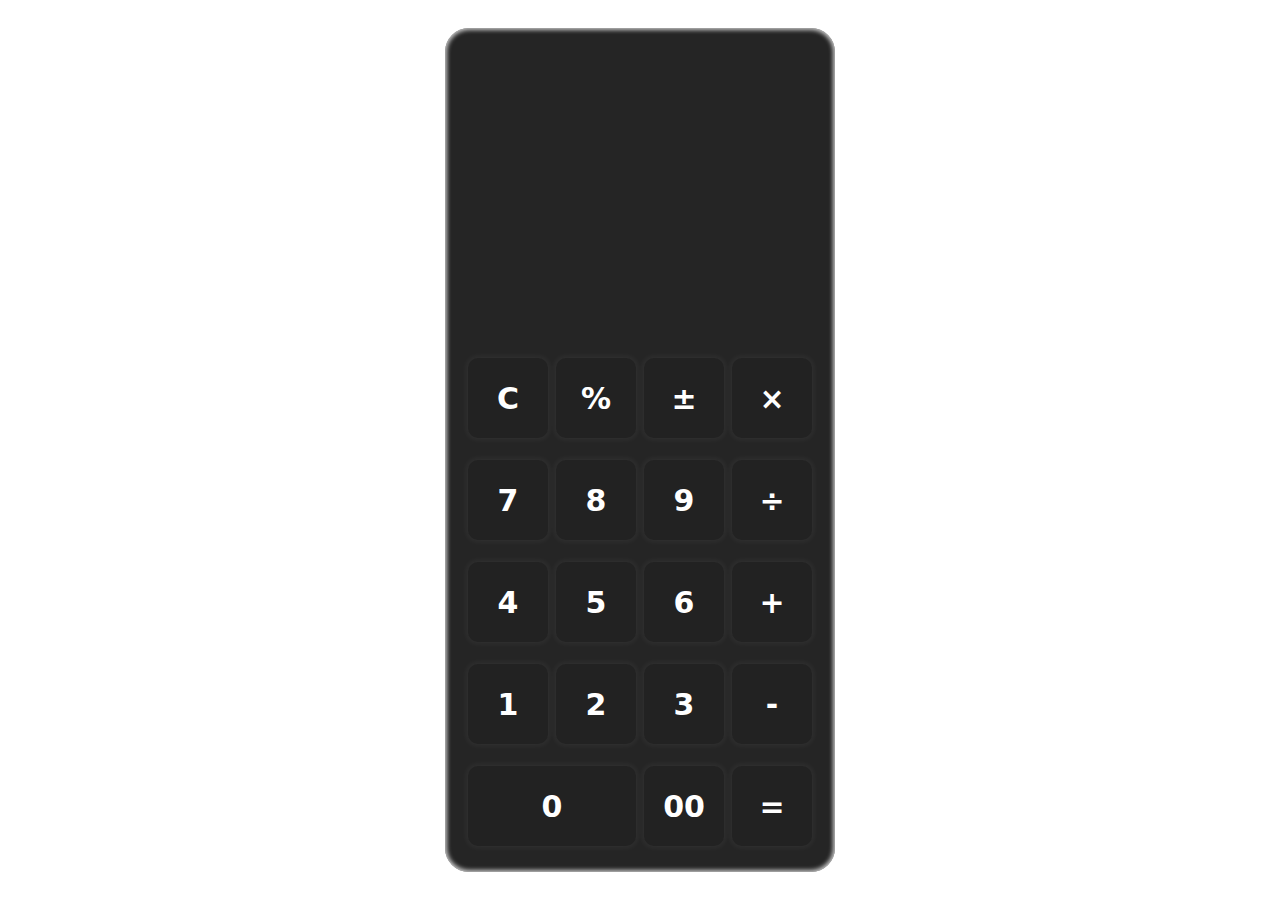
<file: yt-calculator/index.html>
<!DOCTYPE html>
<html lang="en">
  <head>
    <meta charset="UTF-8" />
    <meta http-equiv="X-UA-Compatible" content="IE=edge" />
    <meta name="viewport" content="width=device-width, initial-scale=1.0" />
    <link rel="stylesheet" href="app.css" />
    <title>youtube tutorial</title>
  </head>
  <body>

    
<div class="body-container">

    <div class="cal-grid">
      <input type="text" id="display" class="display-el" disabled>
      <button id="clear" value="" class="btn">C</button>

      <button value="%" class="btn">%</button>

      <button value="" class="btn">&plusmn;</button>
      <button value="*" class="btn">&times;</button>

      <button value="7" class="btn">7</button>
      <button value="8" class="btn">8</button>
      <button value="9" class="btn">9</button>
      
      <button value="/" class="btn">&divide;</button>
      
      <button value="4" class="btn">4</button>
      <button value="5" class="btn">5</button>
      <button value="6" class="btn">6</button>

      <button value="+" class="btn">+</button>

      <button value="1" class="btn">1</button>
      <button value="2" class="btn">2</button>
      <button value="3" class="btn">3</button>
      <button value="-" class="btn">-</button>
      <button value="0" id="span-btn" class="btn">0</button>
      <button value="00" class="btn">00</button>
      
      <button id="equal" value="" class="btn">=</button>
      

      </div>
    </div>
    <script src="app.js"></script>
  </body>
</html>
</file>
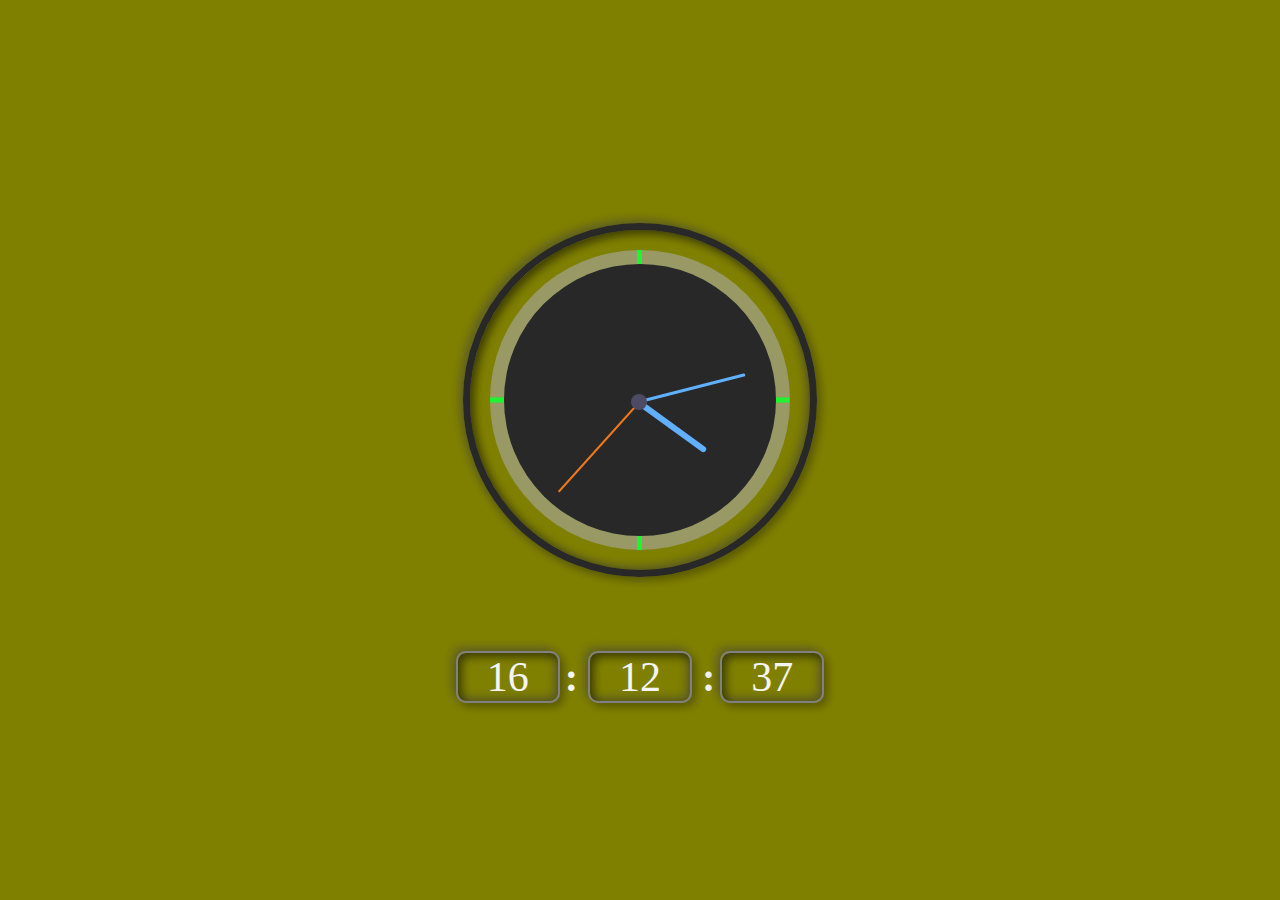
<file: yt-clock/index.html>
<!DOCTYPE html>
<html lang="en">
  <head>
    <meta charset="UTF-8" />
    <meta http-equiv="X-UA-Compatible" content="IE=edge" />
    <meta name="viewport" content="width=device-width, initial-scale=1.0" />
    <link rel="stylesheet" type="text/css" href="style.css" />
    <title>Clock</title>
  </head>
  <body>
    <div class="clock">
      <div class="inner-clock-face">
        <div id="hour-hand" class="hand hour-hand"></div>
        <div id="min-hand" class="hand min-hand"></div>
        <div id="second-hand" class="hand second-hand"></div>
      </div>

      <div class="outer-clock-face"></div>

      <div class="marking marking-one"></div>
      <div class="marking marking-two"></div>
      <div class="marking marking-three"></div>
      <div class="marking marking-four"></div>
    </div>

    <div class="digital">
      <div class="hourbox"><span></span></div>
      <h1>:</h1>
      <div class="minbox"><span></span></div>
      <h1>:</h1>
      <div class="secbox"><span></span></div>
    </div>

    <script src="index.js"></script>
  </body>
</html>
</file>
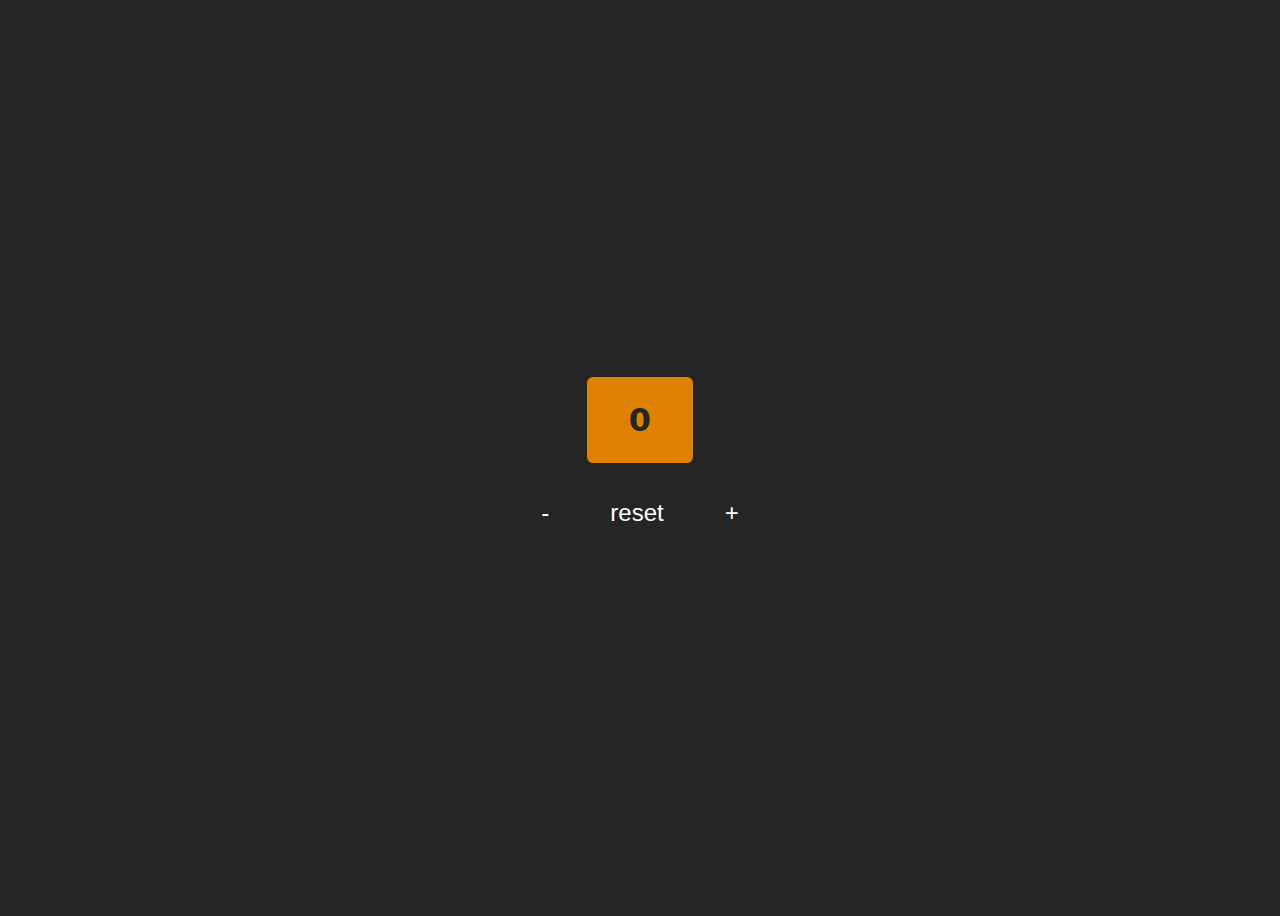
<file: yt-CounterApp/index.html>
<!DOCTYPE html>
<html lang="en">
  <head>
    <meta charset="UTF-8" />
    <meta http-equiv="X-UA-Compatible" content="IE=edge" />
    <meta name="viewport" content="width=device-width, initial-scale=1.0" />
    <link rel="stylesheet" href="index.css" />
    <title>Counter</title>
  </head>
  <body>
    <div class="body-el">
      <!-- display container -->
      <section class="container">
        <div class="display-el">0</div>
      </section>

      <section class="container-el">
        <button id="dec-btn">-</button>
        <button id="res-btn" onclick="resetBtn()">reset</button>
        <button id="in-btn">+</button>
      </section>
    </div>

    <script src="app.js"></script>
  </body>
</html>
</file>
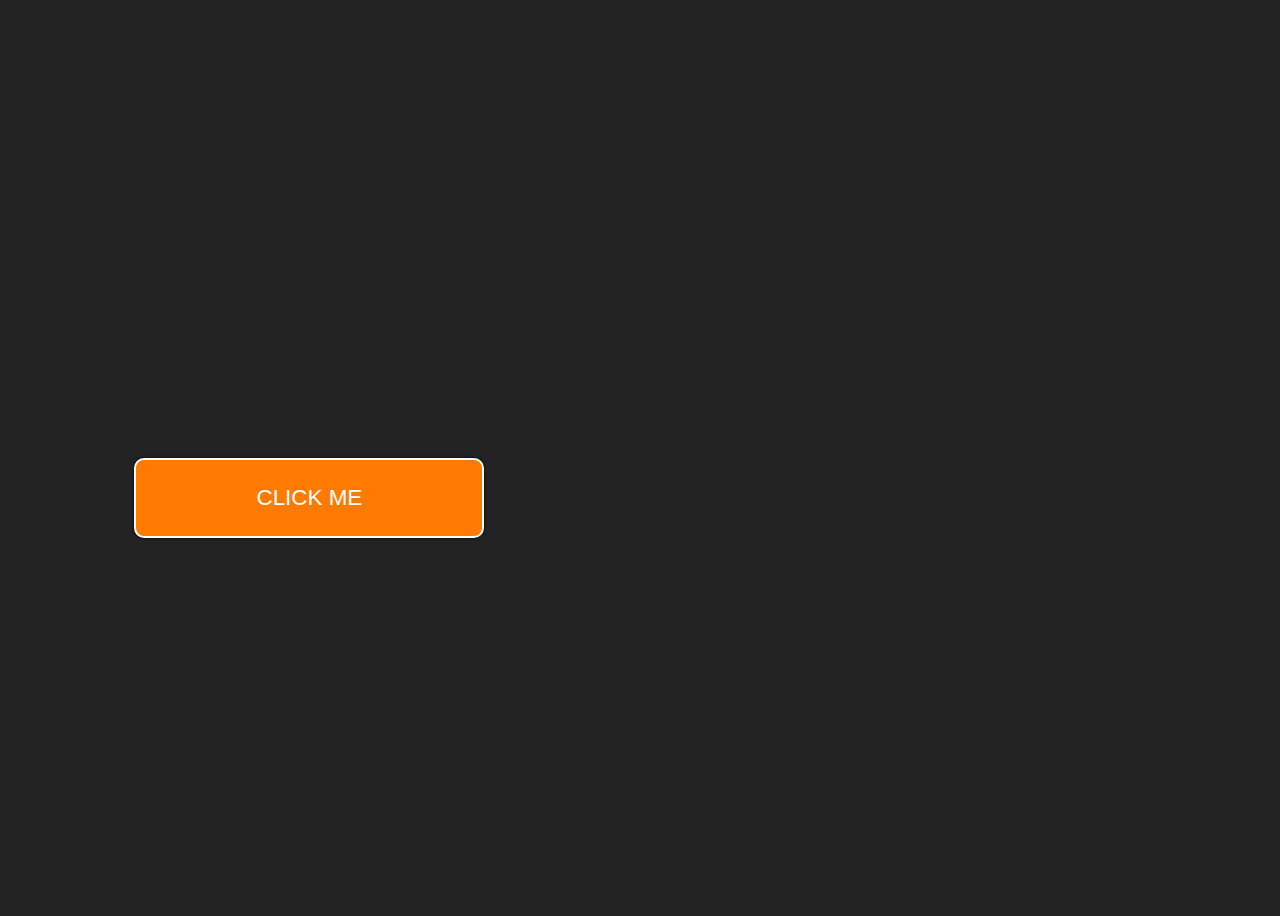
<file: yt-modal/index.html>
<!DOCTYPE html>
<html lang="en">
<head>
    <meta charset="UTF-8">
    <meta http-equiv="X-UA-Compatible" content="IE=edge">
    <meta name="viewport" content="width=device-width, initial-scale=1.0">
    <link rel="stylesheet" href="app.css">
    <title>Modal</title>
</head>
<body>
    
    <!-- for modal opener -->

    <button id="open-btn">CLICK ME</button>

    <!-- for pop up card or modal -->

    <div id="modal-container">
        <div id="modal">
            <p>I am modal</p>
            <button id="close-btn">&times;</button>
        </div>
    </div>

    <!-- for javascript -->

    <script src="app.js"></script>
</body>
</html>
</file>
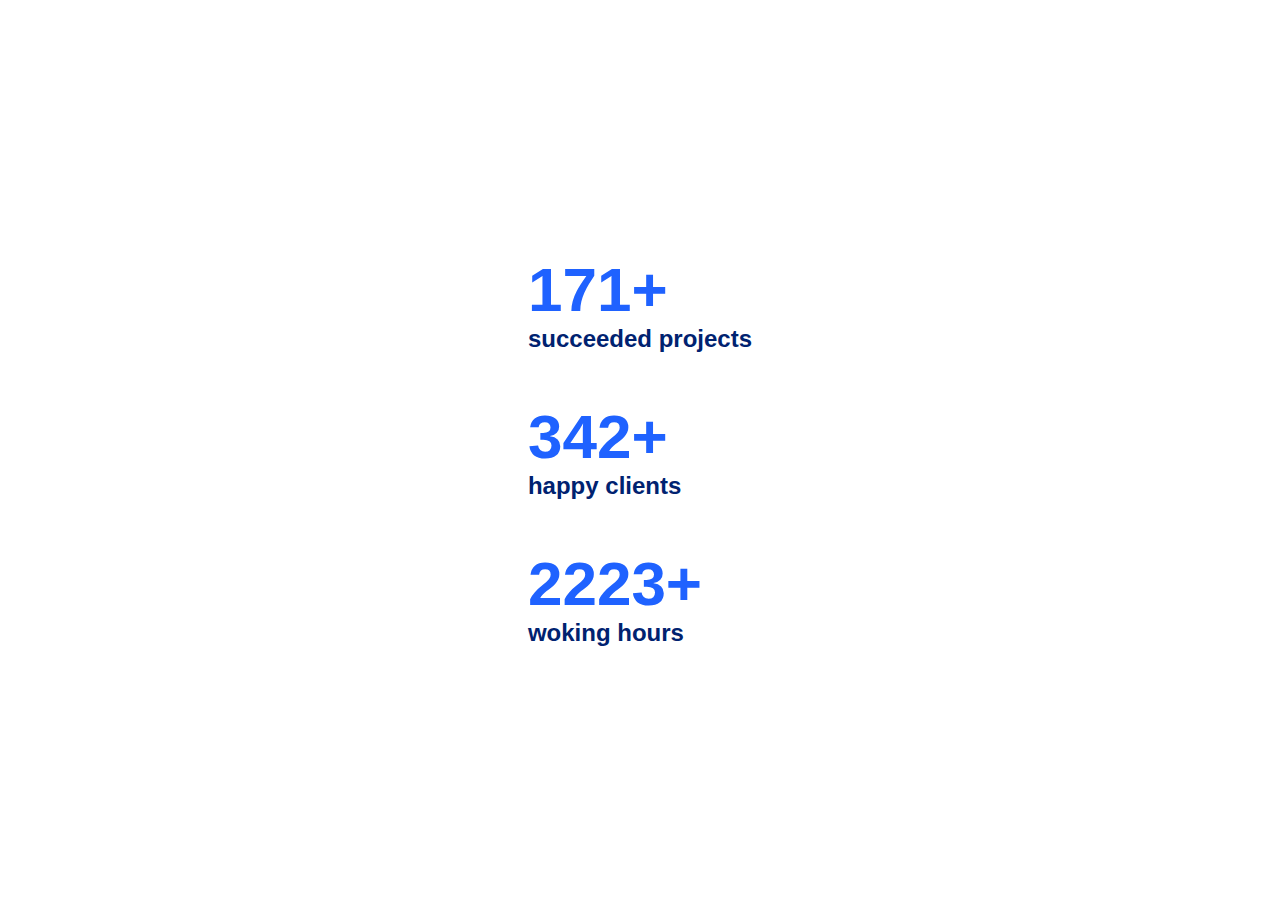
<file: yt-NumbersFastGrow/index.html>
<!DOCTYPE html>
<html lang="en">
<head>
    <meta charset="UTF-8">
    <meta http-equiv="X-UA-Compatible" content="IE=edge">
    <meta name="viewport" content="width=device-width, initial-scale=1.0">
    <link href='app.css' rel="stylesheet" />
    <title>Numbers</title>

</head>
<body>
    
        <div>
            <article class="container">
                <span class="number" data-value="500">500+</span>
                <p>succeeded projects</p>
            </article>

            <article class="container">
                <span class="number" data-value="1500">1500+</span>
                <p>happy clients</p>
            </article>

            <article class="container">
                <span class="number" data-value="12500">12500+</span>
                <p>woking hours</p>
            </article>
        </div>
    
<script src="app.js"></script>

</body>
</html>
</file>
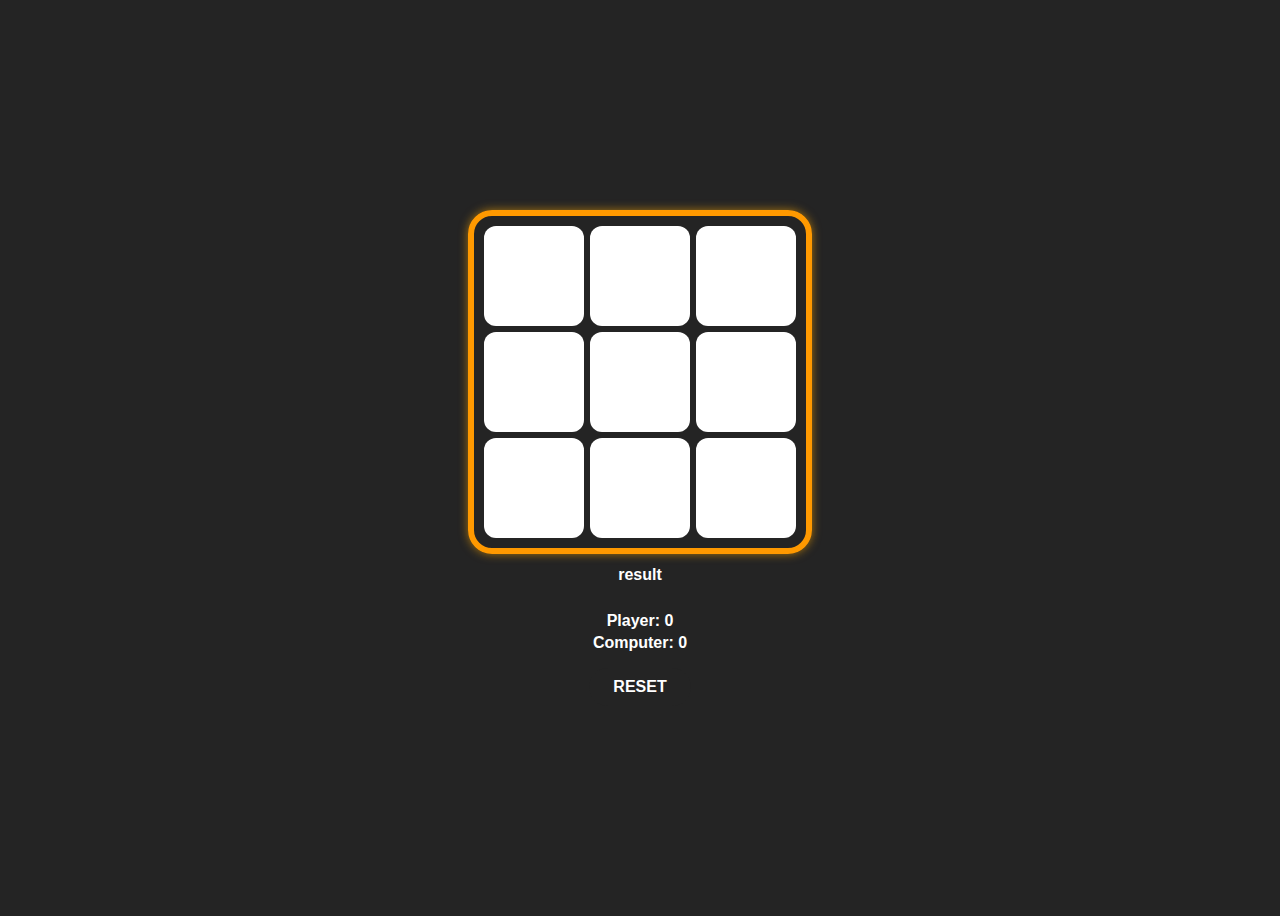
<file: yt-tic-tac-toe/index.html>
<!DOCTYPE html>
<html lang="en">
<head>
    <meta charset="UTF-8">
    <meta http-equiv="X-UA-Compatible" content="IE=edge">
    <meta name="viewport" content="width=device-width, initial-scale=1.0">
    <link rel="stylesheet" href="style.css">
    <title>tic-tac-toe</title>
</head>
<body>
    <div class="container">
        <div id="tic-tac-toe">
            <div class="cell"></div>
            <div class="cell"></div>
            <div class="cell"></div>
            <div class="cell"></div>
            <div class="cell"></div>
            <div class="cell"></div>
            <div class="cell"></div>
            <div class="cell"></div>
            <div class="cell"></div>
        </div>
        <div class="results">result</div>
        <div class="score">
            <div>Player: <span id="player-score">0</span></div>
            <div>Computer: <span id="computer-score">0</span></div>
        </div>
        <button onclick="reset()">reset</button>
    </div>

   

      
<script src="app.js"></script>  
</body>
</html>
</file>
<file: yt-calculator/app.css>
*, *::before, *::after {
    box-sizing: border-box;
    font-family: system-ui, -apple-system, BlinkMacSystemFont, 'Segoe UI', Roboto, Oxygen, Ubuntu, Cantarell, 'Open Sans', 'Helvetica Neue', sans-serif;
    font-weight: 600;
    color: #fff;
    
}

body {
    margin: 0;
    padding: 0;
    background: #fff;
}


.body-container{ 
    display: flex;
    justify-content: center;
    align-items: center;
    min-height: 100vh;
    border: 2px solid white ; 
    box-shadow: 0px 0px 16px 2px rgba(0,0,0,0.75);
    
}

.cal-grid{
    display: grid;
    justify-content: center;
    align-items: center;
    grid-template-columns: repeat(4, 80px); 
    grid-template-rows: minmax(120px, auto) repeat(5, 100px); 
    gap: 2px 8px;
    padding: 16px;
    height: 844px;
    width: 390px;
    border-radius: 24px;
    background-color: #252525;
    
    box-shadow: 0px 0px 6px 2px rgba(0,0,0,0.8);
    box-shadow: inset 0px 0px 4px 2px rgba(255,255,255,0.75);

}

.cal-grid > button {
    cursor: pointer;
    font-size: 30px;
    border: none ;
    border-radius: 10px;
    background: #222;
    transition: all .3s;
    box-shadow: 0px 0px 6px 1px rgba(255,255,255,0.07);
}

.cal-grid >button:hover{
    background-color: #252525;
}

.btn{
    height: 80px;
    width: 80px;
}

button:active{
    color: #ffa200;
    transition: box-shadow .1s ease;
 border-radius: 9px;
 background: #212121;
 box-shadow: inset -5px 5px 10px #191919,
              inset 5px -5px 10px #292929;
}

.display-el{
    grid-column: span 4;
    display: flex;
    align-items: flex-end;
    justify-content: space-around;
    flex-direction: column;
    padding: 10px;
    word-wrap: break-all;
    word-wrap: break-word;
    border: none;
    background: none;
    font-size: 56px;
     
}

#span-btn{
    width: 100%;
    grid-column: span 2;
}
</file>
<file: yt-clock/style.css>
html {
  background: #808000;
  text-align: center;
  font-size: 10px;
}

body {
  margin: 0;
  font-size: 2rem;
  display: flex;
  flex: 1;
  min-height: 100vh;
  align-items: center;
  flex-direction: column;
  justify-content: center;
}

.clock {
  width: 30rem;
  height: 30rem;
  position: relative;
  padding: 2rem;
  border: 7px solid #282828;
  box-shadow: -4px -4px 10px rgba(67, 67, 67, 0.5),
    inset 4px 4px 10px rgba(0, 0, 0, 0.5),
    inset -4px -4px 10px rgba(67, 67, 67, 0.5), 4px 4px 10px rgba(0, 0, 0, 0.3);
  border-radius: 50%;
  margin: 50px auto;
}

.outer-clock-face {
  position: relative;
  background: #999966;
  overflow: hidden;
  width: 100%;
  height: 100%;
  border-radius: 100%;
}

.outer-clock-face::after {
  -webkit-transform: rotate(90deg);
  -moz-transform: rotate(90deg);
  transform: rotate(90deg);
}

.outer-clock-face::after,
.outer-clock-face::before,
.outer-clock-face .marking {
  content: "";
  position: absolute;
  width: 5px;
  height: 100%;
  background: #1df52f;
  z-index: 0;
  left: 49%;
}

.outer-clock-face .marking {
  background: #bdbdcb;
  width: 3px;
}

.outer-clock-face .marking.marking-one {
  -webkit-transform: rotate(30deg);
  -moz-transform: rotate(30deg);
  transform: rotate(30deg);
}

.outer-clock-face .marking.marking-two {
  -webkit-transform: rotate(60deg);
  -moz-transform: rotate(60deg);
  transform: rotate(60deg);
}

.outer-clock-face .marking.marking-three {
  -webkit-transform: rotate(120deg);
  -moz-transform: rotate(120deg);
  transform: rotate(120deg);
}

.outer-clock-face .marking.marking-four {
  -webkit-transform: rotate(150deg);
  -moz-transform: rotate(150deg);
  transform: rotate(150deg);
}

.inner-clock-face {
  position: absolute;
  top: 10%;
  left: 10%;
  width: 80%;
  height: 80%;
  background: #282828;
  -webkit-border-radius: 100%;
  -moz-border-radius: 100%;
  border-radius: 100%;
  z-index: 1;
}

.inner-clock-face::before {
  content: "";
  position: absolute;
  top: 50%;
  left: 50%;
  width: 16px;
  height: 16px;
  border-radius: 18px;
  margin-left: -9px;
  margin-top: -6px;
  background: #4d4b63;
  z-index: 11;
}

.hand {
  width: 50%;
  right: 50%;
  height: 6px;
  background: #61afff;
  position: absolute;
  top: 50%;
  border-radius: 6px;
  transform-origin: 100%;
  transform: rotate(90deg);
  transition-timing-function: cubic-bezier(0.1, 2.7, 0.58, 1);
}

.hand.hour-hand {
  width: 30%;
  z-index: 3;
}

.hand.min-hand {
  height: 3px;
  z-index: 10;
  width: 40%;
}

.hand.second-hand {
  background: #ee791a;
  width: 45%;
  height: 2px;
}

.digital {
  position: relative;
  height: 100px;
  width: 100%;
  display: flex;
  justify-content: center;
  color: whitesmoke;
}

.hourbox {
  width: 100px;
  border: 2px solid gray;
  border-radius: 10px;
  margin-right: 5px;
  box-shadow: -4px -4px 10px rgba(67, 67, 67, 0.5),
    inset 4px 4px 10px rgba(0, 0, 0, 0.5),
    inset -4px -4px 10px rgba(67, 67, 67, 0.5), 4px 4px 10px rgba(0, 0, 0, 0.3);
  font-size: 42px;
  text-align: center;
  align-self: center;
}

.minbox {
  width: 100px;
  border: 2px solid gray;
  border-radius: 10px;
  margin-left: 10px;
  margin-right: 10px;
  box-shadow: -4px -4px 10px rgba(67, 67, 67, 0.5),
    inset 4px 4px 10px rgba(0, 0, 0, 0.5),
    inset -4px -4px 10px rgba(67, 67, 67, 0.5), 4px 4px 10px rgba(0, 0, 0, 0.3);
  font-size: 42px;
  text-align: center;
  align-self: center;
}

.secbox {
  width: 100px;
  border: 2px solid gray;
  border-radius: 10px;

  margin-left: 5px;
  box-shadow: -4px -4px 10px rgba(67, 67, 67, 0.5),
    inset 4px 4px 10px rgba(0, 0, 0, 0.5),
    inset -4px -4px 10px rgba(67, 67, 67, 0.5), 4px 4px 10px rgba(0, 0, 0, 0.3);
  font-size: 42px;
  text-align: center;
  align-self: center;
}
</file>
<file: yt-CounterApp/index.css>
body{
  background:#252525;
  display: flex;
  justify-content: center;
  align-items: center;
  font-family: 'Open Sans', system-ui, -apple-system, BlinkMacSystemFont, 'Segoe UI', Roboto, Oxygen, Ubuntu, Cantarell, 'Open Sans', 'Helvetica Neue', sans-serif;
}

.body-el{
  height: 100vh;
  display: flex;
  justify-content: center;
  align-items: center;
  flex-direction: column;
}

.container,.container-el{
  padding: 6px;
  margin: 6px;
}

.display-el{
  text-align: center;
  background: rgba(244,140,0,0.9);
  border-radius: 6px;
  padding: 24px 42px;
  font-size: 32px;
  font-weight: bold;
  color: #252525;
}

button{
  background: none;
  border: none;
  color: #fff;
  padding: 12px 24px;
  text-align: center;
  justify-content: center;
  align-items: center;
  font-size: 24px;
  border-radius: 12px;
  margin: 0 4px;
  cursor: pointer;
}

button:hover{
    color:rgba(244,140,0,0.9);
    transition: color 0.4s ease-in-out;
}
</file>
<file: yt-modal/app.css>
body{
  height: 100vh;
  background-color: #232323;
  position: relative;

}


#open-btn {
  position: absolute;
  top:50%;
  left: 10%;
  width: 350px;
  height: 80px;
  font-size: 1.4rem;
  background: rgb(255, 123, 0);
  color: #fff;
  border: solid 2px white;
  border-radius: 10px;
  padding: 5px;
  box-shadow: 0 0 3px black;
  transition: .3s;
  
}

#open-btn:active {
  background-color: #fff;
  color: #000;
}

#modal {
  background-color: #fff;
  position: absolute;
  top: 50%;
  left: 50%;
  transform: translate(-50%, -50%);
  width: 200px;
  height: 100px;
  padding: 10px 20px;
  border-radius: 5px;
  font-size: 1.4rem;
  display: flex;
  justify-content: space-between;
  align-items: center;

  animation-name: zoomIn;
  animation-duration: .3s;
}

#close-btn{
  font-size: 3rem;
  cursor: pointer;
  font-size: 3rem;
  color: #ff0000;
  border: none;
  background: none;
}


#modal-container{
  display: none;
  position: fixed;
  top: 0%;
  left: 0%;
  width: 100%;
  height: 100%;
  z-index: 1;
 background-color: rgba(0 , 0, 0, 0.2);

}


/* for effect or animation  */

.zoomIn{
  -webkit-animation-name: zoomIn;
  animation-name: zoomIn;
  -webkit-animation-duration: 3s;
  animation-duration: 3s;
  -webkit-animation-fill-mode: both;
  animation-fill-mode: both;
}

@-webkit-keyframes zoomIn{

  0%{
    opacity: 0;   
    

    -webkit-transform: scale3d(.1,.1,.1);
    transform: scale3d(.1,.1,.1);

  }
  50%{
    opacity: 1;
    top: 50%;
    -webkit-transform: scale3d(.1,.1,.1);
    transform: scale3d(.1,.1,.1);
  }
}
</file>
<file: yt-NumbersFastGrow/app.css>
*{
    margin:0%;
    padding: 0%;
}

body{
    display: flex;
    justify-content: center;
    align-items: center;
    height: 100vh;
    font-weight: bold;
    font-family: 'Franklin Gothic Medium', 'Arial Narrow', Arial, sans-serif;
    color:hsl(222, 100%, 56%)
}

.container{
padding: 24px;


}

span{
    
    font-size: 62px;
}
p{
    font-size: x-large;
    color:hsl(222, 100%, 22%)
}
</file>
<file: yt-tic-tac-toe/style.css>
body {
  background-color: #242424;
}

.container {
  display: flex;
  flex-direction: column;
  justify-content: center;
  align-items: center;
  height: 100vh;
}

#tic-tac-toe {
  display: grid;
  grid-template-columns: 1fr 1fr 1fr;
  grid-template-rows: 1fr 1fr 1fr;
  grid-gap: 6px;
  border: 6px solid #ff9900;
  border-radius: 24px;
  padding: 10px;
  box-shadow: 0 0 10px rgba(255, 170, 0, 0.6);
}

.cell {
  background-color: white;
  border-radius: 12px;
  height: 100px;
  width: 100px;
  display: flex;
  justify-content: center;
  align-items: center;
  font-size: 40px;
  font-weight: bold;
  font-family: 'Lucida Sans', 'Lucida Sans Regular', 'Lucida Grande', 'Lucida Sans Unicode', Geneva, Verdana, sans-serif;
  transition: all 0.2s ease-in-out;
}

.cell:hover {
  background-color: gray;
}

.results {
  margin: 12px;
  font-size: 16px;
  color: white;
  font-weight: bold;
  font-family: 'Lucida Sans', 'Lucida Sans Regular', 'Lucida Grande', 'Lucida Sans Unicode', Geneva, Verdana, sans-serif;
}

button {
  padding: 10px 24px;
  font-size: 16px;
  font-weight: bold;
  font-family: 'Lucida Sans', 'Lucida Sans Regular', 'Lucida Grande', 'Lucida Sans Unicode', Geneva, Verdana, sans-serif;
  text-transform: uppercase;
  border: none;
  border-radius: 24px;
  background-color: #242424;
  color: white;
  cursor: pointer;
  transition: all 0.2s ease-in-out;
}

button:hover {
  background-color: gray;
}

.score {
  margin: 12px;
  font-size: 16px;
  text-align: center;
  color: white;
  font-weight: bold;
  font-family: 'Lucida Sans', 'Lucida Sans Regular', 'Lucida Grande', 'Lucida Sans Unicode', Geneva, Verdana, sans-serif;
}

.score div {
  margin: 4px;
}
</file>
